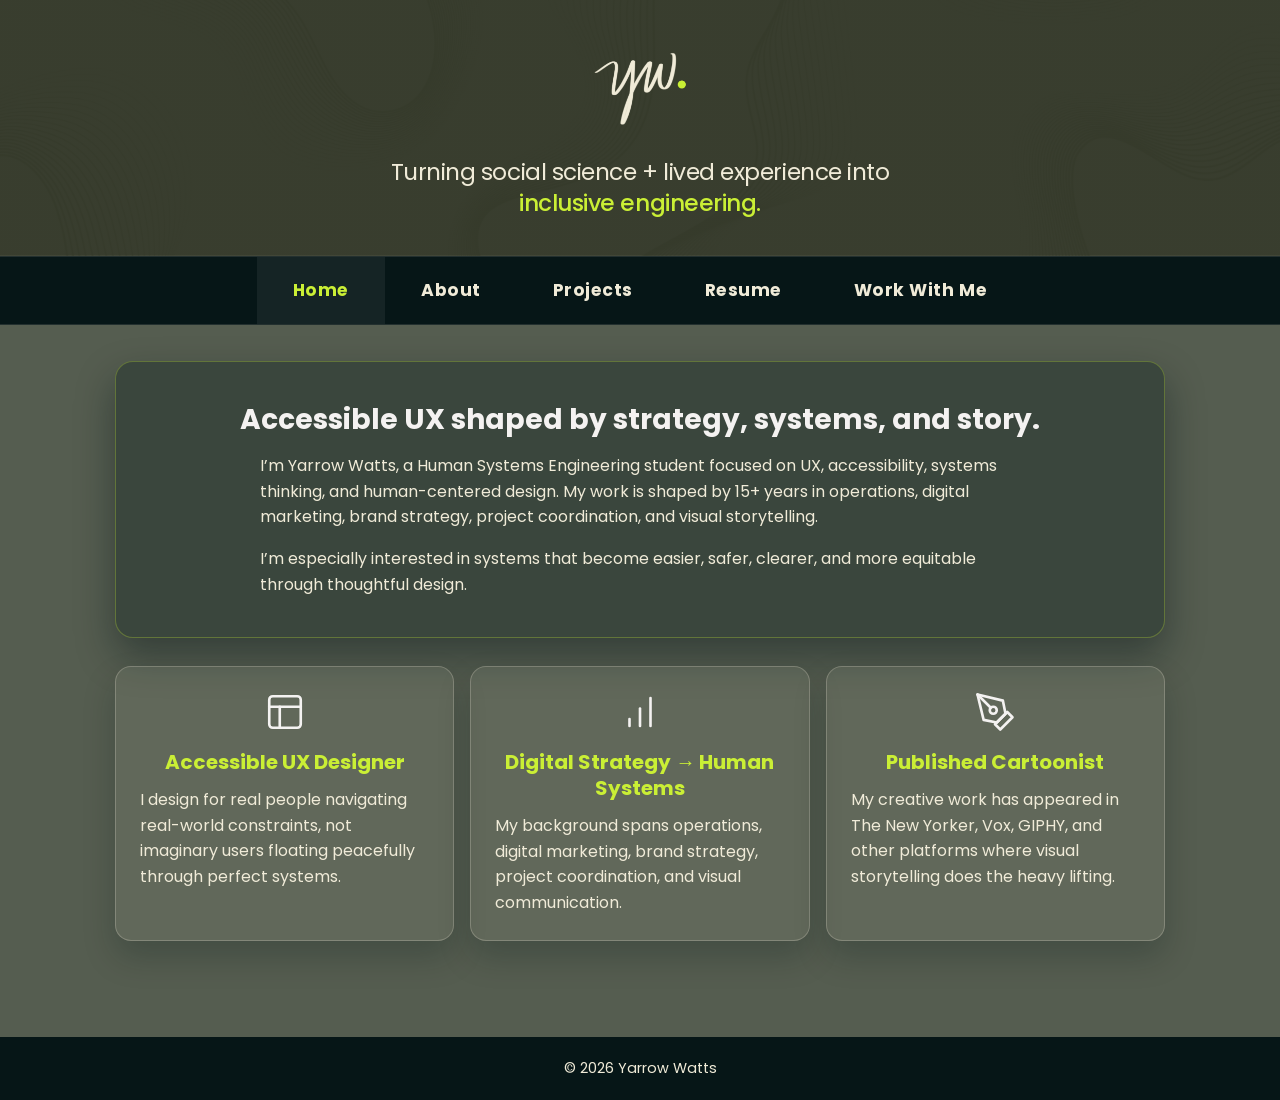
<file: index.html>
<!DOCTYPE html>
<html lang="en">

<head>
  <meta charset="UTF-8">
  <meta name="viewport" content="width=device-width, initial-scale=1.0">
  <title>Home | Yarrow Watts</title>

  <link rel="preconnect" href="https://fonts.googleapis.com">
  <link rel="preconnect" href="https://fonts.gstatic.com" crossorigin>
  <link href="https://fonts.googleapis.com/css2?family=Poppins:wght@300;400;500;600;700&display=swap" rel="stylesheet">

  <link rel="stylesheet" href="styles.css">
</head>

<body>

  <header class="site-header">
    <img src="images/yw-logo.png" alt="YW monogram logo" class="logo">

    <h1>Turning social science + lived experience into</h1>
    <p class="tagline-accent">inclusive engineering.</p>
  </header>

  <nav>
    <ul>
      <li><a href="index.html" aria-current="page">Home</a></li>
      <li><a href="about.html">About</a></li>
      <li><a href="projects.html">Projects</a></li>
      <li><a href="resume.html">Resume</a></li>
      <li><a href="contact.html">Work With Me</a></li>
    </ul>
  </nav>

  <main>

    <section class="herocard">
      <h2>Accessible UX shaped by strategy, systems, and story.</h2>

      <p>
        I’m Yarrow Watts, a Human Systems Engineering student focused on UX,
        accessibility, systems thinking, and human-centered design. My work is
        shaped by 15+ years in operations, digital marketing, brand strategy,
        project coordination, and visual storytelling.
      </p>

      <p>
        I’m especially interested in systems that become easier, safer, clearer,
        and more equitable through thoughtful design.
      </p>
    </section>

    <section class="identity-strip">

      <section class="identity-item">
        <img src="images/icons/layout.svg" alt="Layout icon" class="icon">
        <h3>Accessible UX Designer</h3>

        <p>
          I design for real people navigating real-world constraints, not imaginary
          users floating peacefully through perfect systems.
        </p>
      </section>

      <section class="identity-item">
        <img src="images/icons/bar-chart.svg" alt="Bar chart icon" class="icon">
        <h3>Digital Strategy → Human Systems</h3>

        <p>
          My background spans operations, digital marketing, brand strategy,
          project coordination, and visual communication.
        </p>
      </section>

      <section class="identity-item">
        <img src="images/icons/pen-tool.svg" alt="Pen tool icon" class="icon">
        <h3>Published Cartoonist</h3>

        <p>
          My creative work has appeared in The New Yorker, Vox, GIPHY, and other
          platforms where visual storytelling does the heavy lifting.
        </p>
      </section>

    </section>

  </main>

  <footer>
    <p>&copy; 2026 Yarrow Watts</p>
  </footer>

</body>

</html>
</file>
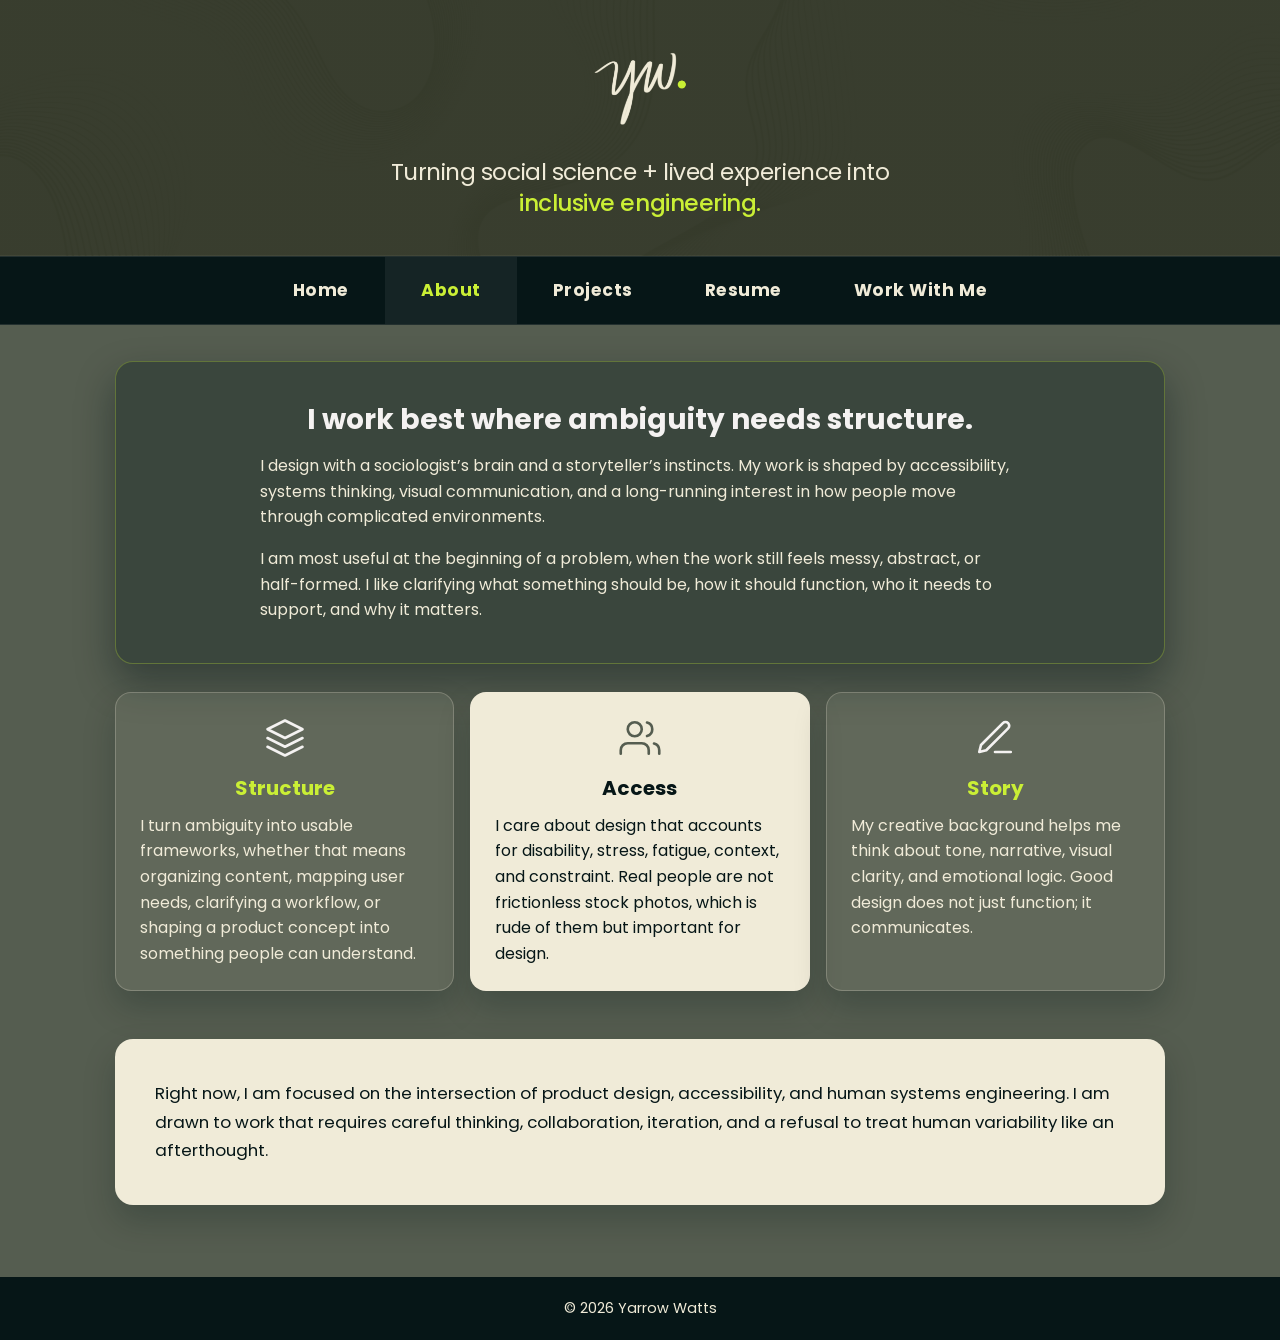
<file: about.html>
<!DOCTYPE html>
<html lang="en">
<head>
  <meta charset="UTF-8">
  <meta name="viewport" content="width=device-width, initial-scale=1.0">
  <title>About | Yarrow Watts</title>

  <link rel="preconnect" href="https://fonts.googleapis.com">
  <link rel="preconnect" href="https://fonts.gstatic.com" crossorigin>
  <link href="https://fonts.googleapis.com/css2?family=Poppins:wght@300;400;500;600;700&display=swap" rel="stylesheet">

  <link rel="stylesheet" href="styles.css">
</head>

<body>

  <header class="site-header">
    <img src="images/yw-logo.png" alt="YW monogram logo" class="logo">

    <h1>Turning social science + lived experience into</h1>
    <p class="tagline-accent">inclusive engineering.</p>
  </header>

  <nav>
    <ul>
      <li><a href="index.html">Home</a></li>
      <li><a href="about.html" aria-current="page">About</a></li>
      <li><a href="projects.html">Projects</a></li>
      <li><a href="resume.html">Resume</a></li>
      <li><a href="contact.html">Work With Me</a></li>
    </ul>
  </nav>

  <main>

    <section class="herocard">
      <h2>I work best where ambiguity needs structure.</h2>

      <p>
        I design with a sociologist’s brain and a storyteller’s instincts. My work
        is shaped by accessibility, systems thinking, visual communication, and a
        long-running interest in how people move through complicated environments.
      </p>

      <p>
        I am most useful at the beginning of a problem, when the work still feels
        messy, abstract, or half-formed. I like clarifying what something should be,
        how it should function, who it needs to support, and why it matters.
      </p>
    </section>

    <section class="card-grid">

      <section class="card">
        <img src="images/icons/layers.svg" alt="Layers icon" class="icon">
        <h3>Structure</h3>

        <p>
          I turn ambiguity into usable frameworks, whether that means organizing
          content, mapping user needs, clarifying a workflow, or shaping a product
          concept into something people can understand.
        </p>
      </section>

      <section class="card cream-card">
        <img src="images/icons/users-dark.svg" alt="Users icon" class="icon">
        <h3>Access</h3>

        <p>
          I care about design that accounts for disability, stress, fatigue,
          context, and constraint. Real people are not frictionless stock photos,
          which is rude of them but important for design.
        </p>
      </section>

      <section class="card">
        <img src="images/icons/edit.svg" alt="Edit icon" class="icon">
        <h3>Story</h3>

        <p>
          My creative background helps me think about tone, narrative, visual
          clarity, and emotional logic. Good design does not just function; it
          communicates.
        </p>
      </section>

    </section>

    <section class="cream-band">
      <p class="statement">
        Right now, I am focused on the intersection of product design,
        accessibility, and human systems engineering. I am drawn to
        work that requires careful thinking, collaboration, iteration, and a
        refusal to treat human variability like an afterthought.
      </p>
    </section>

  </main>

  <footer>
    <p>&copy; 2026 Yarrow Watts</p>
  </footer>

</body>
</html>
</file>
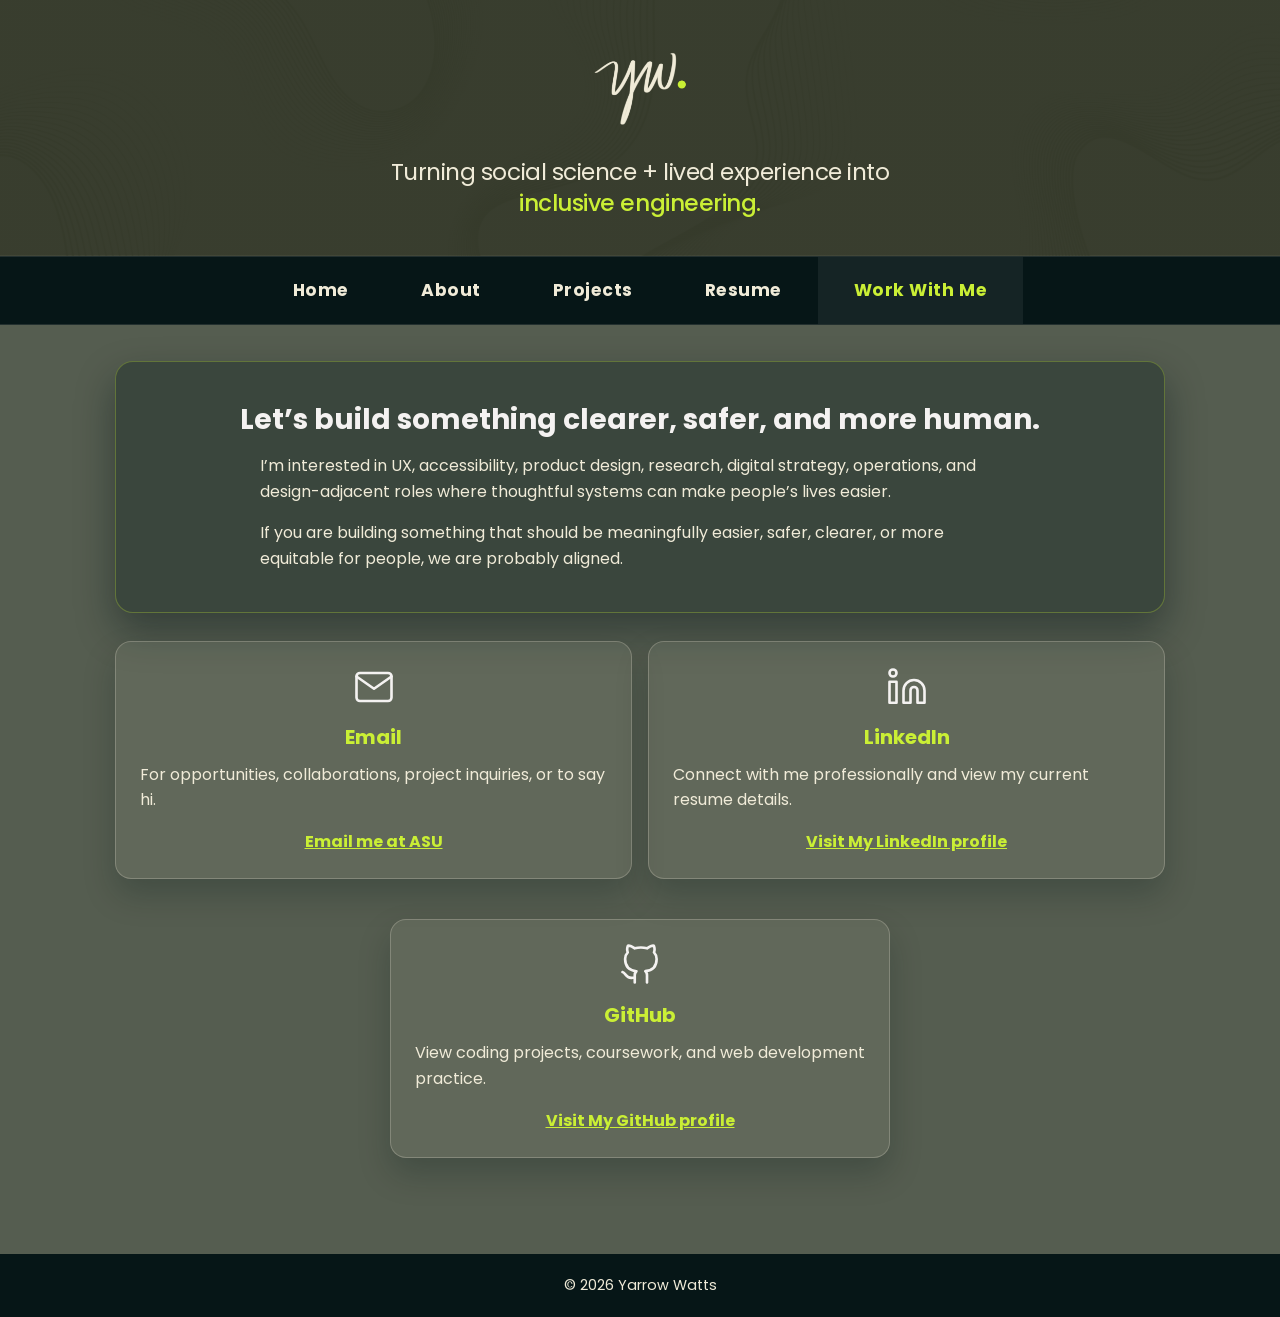
<file: contact.html>
<!DOCTYPE html>
<html lang="en">

<head>
  <meta charset="UTF-8">
  <meta name="viewport" content="width=device-width, initial-scale=1.0">
  <title>Work With Me | Yarrow Watts</title>

  <link rel="preconnect" href="https://fonts.googleapis.com">
  <link rel="preconnect" href="https://fonts.gstatic.com" crossorigin>
  <link href="https://fonts.googleapis.com/css2?family=Poppins:wght@300;400;500;600;700&display=swap" rel="stylesheet">

  <link rel="stylesheet" href="styles.css">
</head>

<body>

  <header class="site-header">
    <img src="images/yw-logo.png" alt="YW monogram logo" class="logo">

    <h1>Turning social science + lived experience into</h1>
    <p class="tagline-accent">inclusive engineering.</p>
  </header>

  <nav>
    <ul>
      <li><a href="index.html">Home</a></li>
      <li><a href="about.html">About</a></li>
      <li><a href="projects.html">Projects</a></li>
      <li><a href="resume.html">Resume</a></li>
      <li><a href="contact.html" aria-current="page">Work With Me</a></li>
    </ul>
  </nav>

  <main>

    <section class="herocard">
      <h2>Let’s build something clearer, safer, and more human.</h2>

      <p>
        I’m interested in UX, accessibility, product design, research, digital
        strategy, operations, and design-adjacent roles where thoughtful systems
        can make people’s lives easier.
      </p>

      <p>
        If you are building something that should be meaningfully easier, safer,
        clearer, or more equitable for people, we are probably aligned.
      </p>
    </section>

    <section class="contact-grid">

      <section class="contact-card">
        <img src="images/icons/mail.svg" alt="Mail icon" class="icon">
        <h3>Email</h3>

        <p>
          For opportunities, collaborations, project inquiries, or to say hi.
        </p>

        <a href="mailto:yvwatts@asu.edu">Email me at ASU</a>
      </section>

      <section class="contact-card">
        <img src="images/icons/linkedin.svg" alt="LinkedIn icon" class="icon">
        <h3>LinkedIn</h3>

        <p>
          Connect with me professionally and view my current resume details.
        </p>

        <a href="https://www.linkedin.com/in/yarrowwatts">Visit My LinkedIn profile</a>
      </section>

      <section class="contact-card centered-card">
        <img src="images/icons/github.svg" alt="GitHub icon" class="icon">
        <h3>GitHub</h3>

        <p>
          View coding projects, coursework, and web development practice.
        </p>

        <a href="https://github.com/yarrowwatts">Visit My GitHub profile</a>
      </section>

    </section>

  </main>

  <footer>
    <p>&copy; 2026 Yarrow Watts</p>
  </footer>

</body>

</html>
</file>
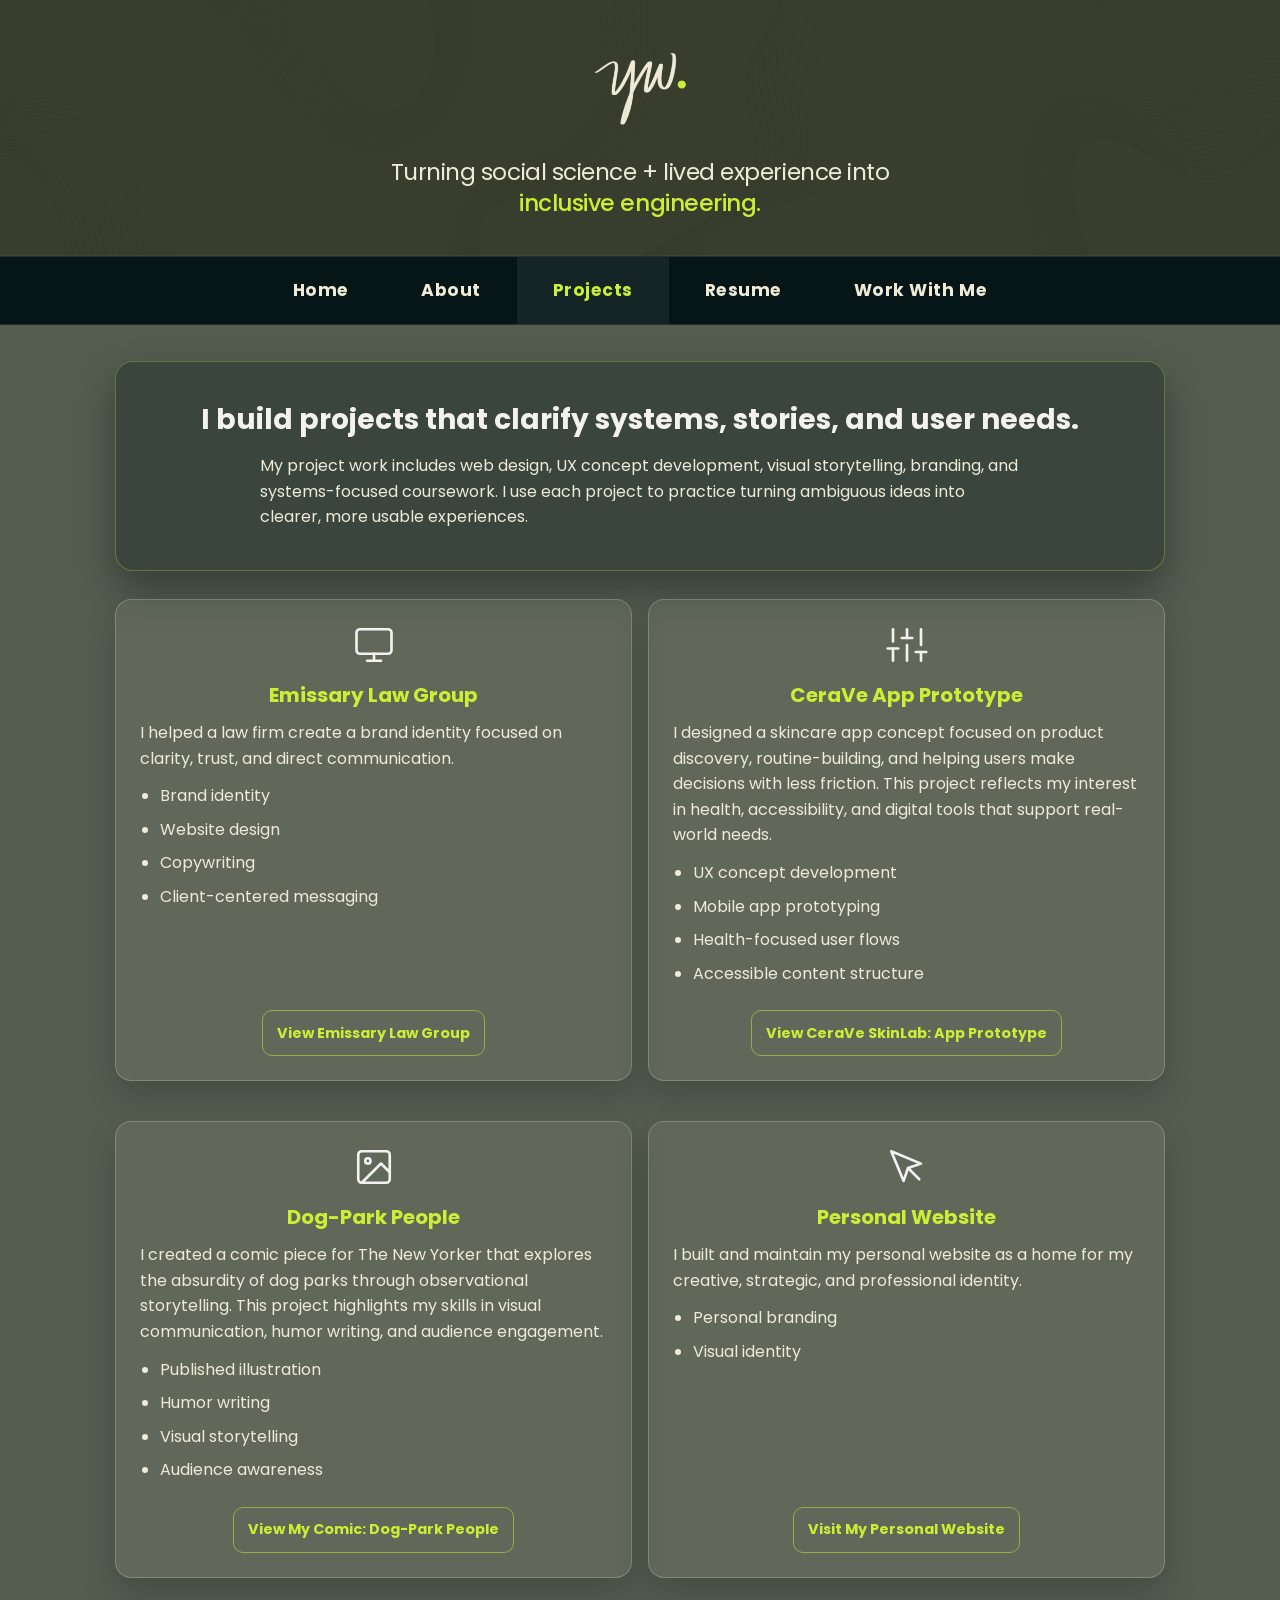
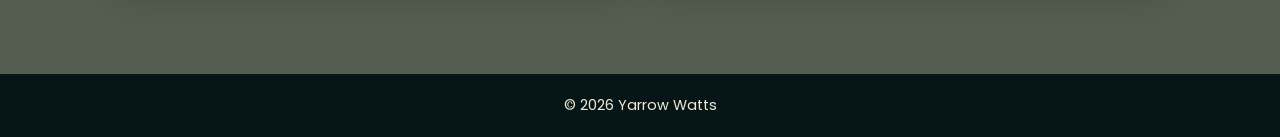
<file: projects.html>
<!DOCTYPE html>
<html lang="en">
<head>
  <meta charset="UTF-8">
  <meta name="viewport" content="width=device-width, initial-scale=1.0">
  <title>Projects | Yarrow Watts</title>

  <link rel="preconnect" href="https://fonts.googleapis.com">
  <link rel="preconnect" href="https://fonts.gstatic.com" crossorigin>
  <link href="https://fonts.googleapis.com/css2?family=Poppins:wght@300;400;500;600;700&display=swap" rel="stylesheet">

  <link rel="stylesheet" href="styles.css">
</head>

<body>

  <header class="site-header">
    <img src="images/yw-logo.png" alt="YW monogram logo" class="logo">

    <h1>Turning social science + lived experience into</h1>
    <p class="tagline-accent">inclusive engineering.</p>
  </header>

  <nav>
    <ul>
      <li><a href="index.html">Home</a></li>
      <li><a href="about.html">About</a></li>
      <li><a href="projects.html" aria-current="page">Projects</a></li>
      <li><a href="resume.html">Resume</a></li>
      <li><a href="contact.html">Work With Me</a></li>
    </ul>
  </nav>

  <main>

    <section class="herocard">
      <h2>I build projects that clarify systems, stories, and user needs.</h2>

      <p>
        My project work includes web design, UX concept development, visual
        storytelling, branding, and systems-focused coursework. I use each project
        to practice turning ambiguous ideas into clearer, more usable experiences.
      </p>
    </section>

    <section class="project-list">

      <section class="project-card">
      <img src="images/icons/monitor.svg" alt="Monitor icon" class="icon">
        <h3>Emissary Law Group</h3>

        <p>
         I helped a law firm create a brand identity focused on clarity,
trust, and direct communication.
        </p>

        <ul>
          <li>Brand identity</li>
          <li>Website design</li>
          <li>Copywriting</li>
          <li>Client-centered messaging</li>
        </ul>

        <div class="project-links">
          <a href="https://www.emissarylaw.com/">View Emissary Law Group</a>
        </div>
      </section>

      <section class="project-card" id="cerave-prototype">
        <img src="images/icons/sliders.svg" alt="Sliders icon" class="icon">
        <h3>CeraVe  App Prototype</h3>

        <p>
          I designed a skincare app concept focused on product discovery,
          routine-building, and helping users make decisions with less friction.
          This project reflects my interest in health, accessibility, and digital
          tools that support real-world needs.
        </p>

        <ul>
          <li>UX concept development</li>
          <li>Mobile app prototyping</li>
          <li>Health-focused user flows</li>
          <li>Accessible content structure</li>
        </ul>

        <div class="project-links">
          <a href="https://ywatts-ceraveskinlab.figma.site/">View CeraVe SkinLab: App Prototype</a>
        </div>
      </section>


      <section class="project-card">
        <img src="images/icons/image.svg" alt="Image icon" class="icon">
        <h3>Dog-Park People</h3>

        <p>
          I created a comic piece for The New Yorker that explores the absurdity of dog parks through observational storytelling. This project highlights my skills in visual communication, humor writing, and audience engagement.</p>

        <ul>
          <li>Published illustration</li>
          <li>Humor writing</li>
          <li>Visual storytelling</li>
          <li>Audience awareness</li>
        </ul>

        <div class="project-links">
          <a href="https://www.newyorker.com/humor/daily-shouts/dog-park-people">View My Comic: Dog-Park People</a>
        </div>
      </section>

      <section class="project-card">
        <img src="images/icons/mouse-pointer.svg" alt="Mouse pointer icon" class="icon">
        <h3>Personal Website</h3>

        <p>
          I built and maintain my personal website as a home for my creative,
          strategic, and professional identity. 
        </p>

        <ul>
          <li>Personal branding</li>
          <li>Visual identity</li>
        </ul>

        <div class="project-links">
          <a href="https://www.yarrowwatts.com/">Visit My Personal Website</a>
        </div>
      </section>

    </section>

  </main>

  <footer>
    <p>&copy; 2026 Yarrow Watts</p>
  </footer>

</body>
</html>
</file>
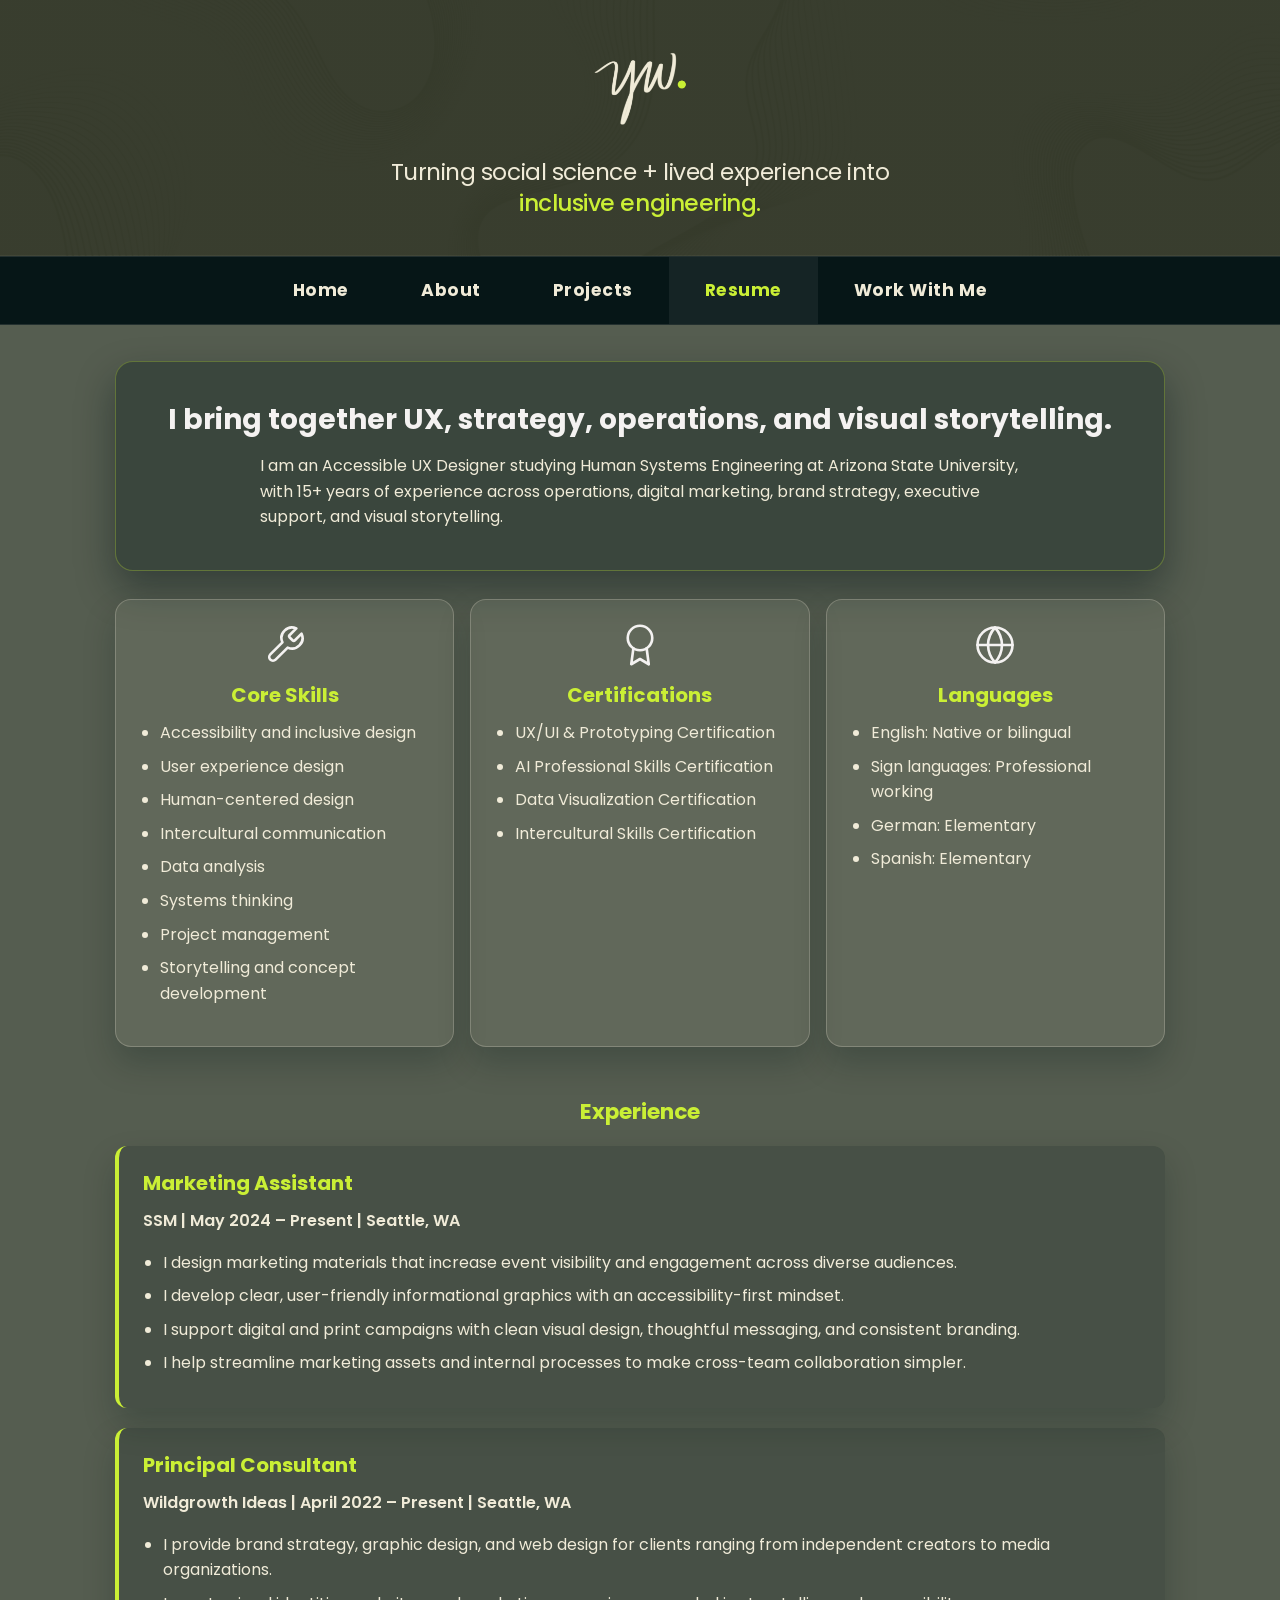
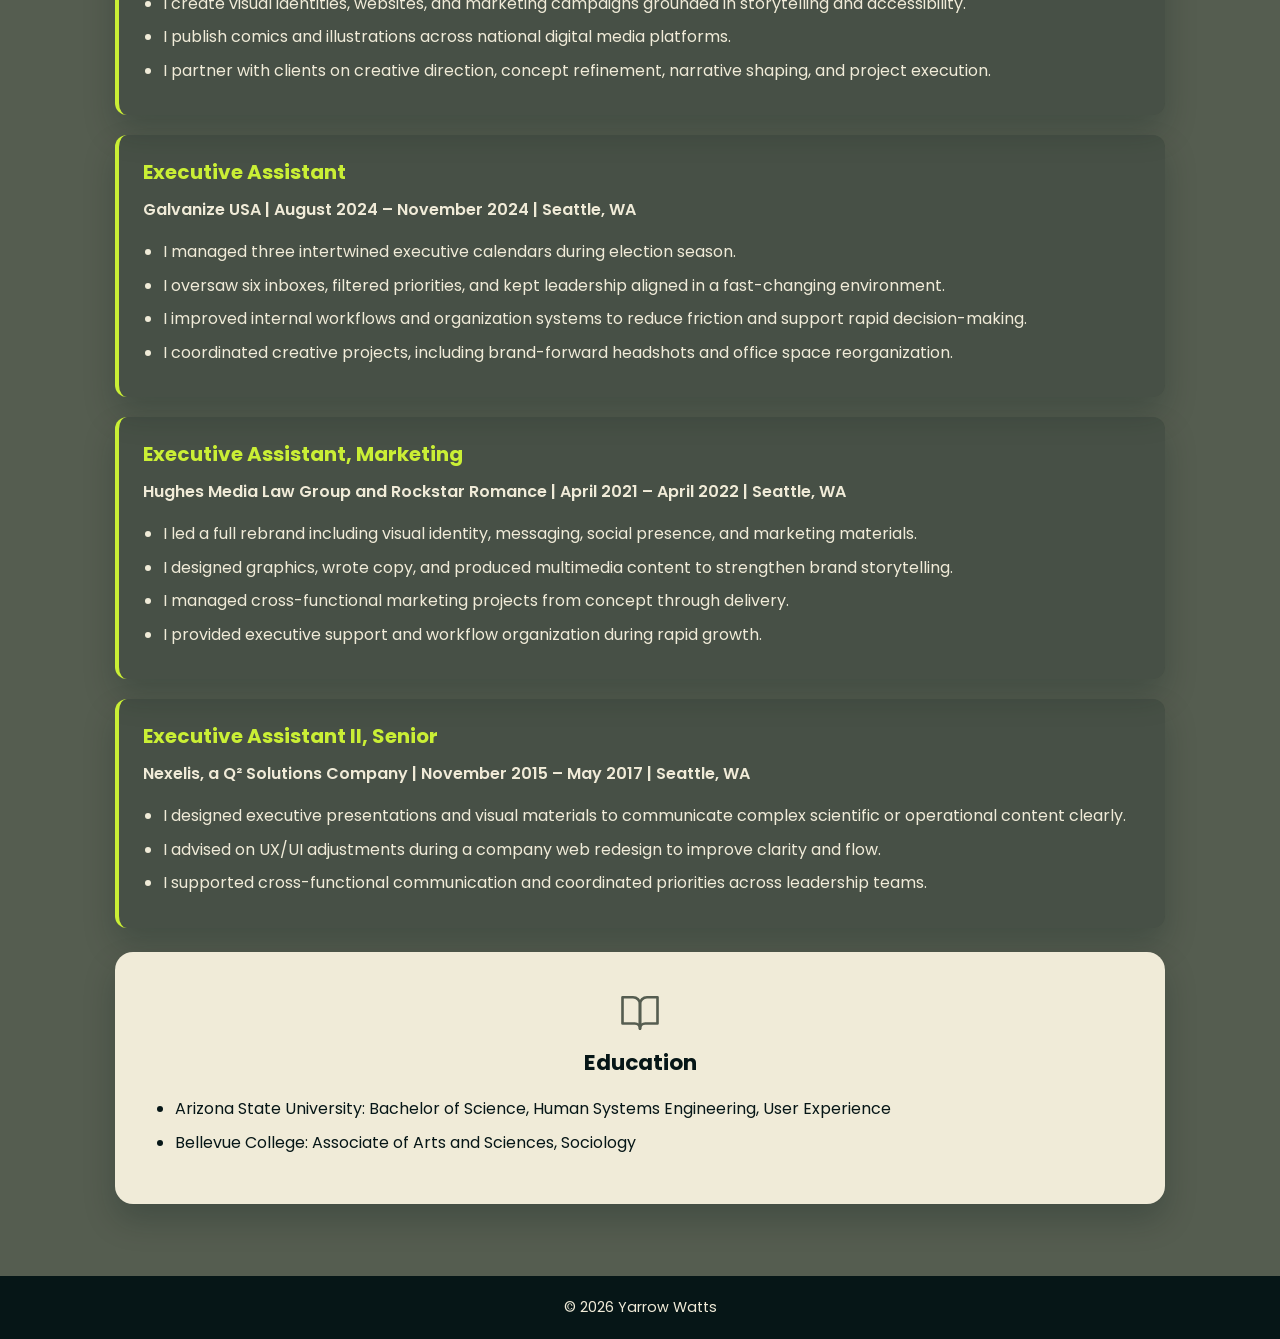
<file: resume.html>
<!DOCTYPE html>
<html lang="en">
<head>
  <meta charset="UTF-8">
  <meta name="viewport" content="width=device-width, initial-scale=1.0">
  <title>Resume | Yarrow Watts</title>

  <link rel="preconnect" href="https://fonts.googleapis.com">
  <link rel="preconnect" href="https://fonts.gstatic.com" crossorigin>
  <link href="https://fonts.googleapis.com/css2?family=Poppins:wght@300;400;500;600;700&display=swap" rel="stylesheet">

  <link rel="stylesheet" href="styles.css">
</head>

<body>

  <header class="site-header">
    <img src="images/yw-logo.png" alt="YW monogram logo" class="logo">

    <h1>Turning social science + lived experience into</h1>
    <p class="tagline-accent">inclusive engineering.</p>
  </header>

  <nav>
    <ul>
      <li><a href="index.html">Home</a></li>
      <li><a href="about.html">About</a></li>
      <li><a href="projects.html">Projects</a></li>
      <li><a href="resume.html" aria-current="page">Resume</a></li>
      <li><a href="contact.html">Work With Me</a></li>
    </ul>
  </nav>

  <main>

    <section class="herocard">
      <h2>I bring together UX, strategy, operations, and visual storytelling.</h2>

      <p>
        I am an Accessible UX Designer studying Human Systems Engineering at
        Arizona State University, with 15+ years of experience across operations,
        digital marketing, brand strategy, executive support, and visual
        storytelling.
      </p>
    </section>

    <section class="resume-grid">

      <section class="card">
        <img src="images/icons/tool.svg" alt="Tool icon" class="icon">
        <h3>Core Skills</h3>

        <ul>
          <li>Accessibility and inclusive design</li>
          <li>User experience design</li>
          <li>Human-centered design</li>
          <li>Intercultural communication</li>
          <li>Data analysis</li>
          <li>Systems thinking</li>
          <li>Project management</li>
          <li>Storytelling and concept development</li>
        </ul>
      </section>

      <section class="card">
        <img src="images/icons/award.svg" alt="Award icon" class="icon">
        <h3>Certifications</h3>

        <ul>
          <li>UX/UI &amp; Prototyping Certification</li>
          <li>AI Professional Skills Certification</li>
          <li>Data Visualization Certification</li>
          <li>Intercultural Skills Certification</li>
        </ul>
      </section>

      <section class="card">
        <img src="images/icons/globe.svg" alt="Globe icon" class="icon">
        <h3>Languages</h3>

        <ul>
          <li>English: Native or bilingual</li>
          <li>Sign languages: Professional working</li>
          <li>German: Elementary</li>
          <li>Spanish: Elementary</li>
        </ul>
      </section>

    </section>

    <section class="resume-section">
      <p class="section-label">Experience</p>

      <section class="resume-item">
        <h3>Marketing Assistant</h3>
        <p class="resume-meta">SSM | May 2024 – Present | Seattle, WA</p>

        <ul>
          <li>I design marketing materials that increase event visibility and engagement across diverse audiences.</li>
          <li>I develop clear, user-friendly informational graphics with an accessibility-first mindset.</li>
          <li>I support digital and print campaigns with clean visual design, thoughtful messaging, and consistent branding.</li>
          <li>I help streamline marketing assets and internal processes to make cross-team collaboration simpler.</li>
        </ul>
      </section>

      <section class="resume-item">
        <h3>Principal Consultant</h3>
        <p class="resume-meta">Wildgrowth Ideas | April 2022 – Present | Seattle, WA</p>

        <ul>
          <li>I provide brand strategy, graphic design, and web design for clients ranging from independent creators to media organizations.</li>
          <li>I create visual identities, websites, and marketing campaigns grounded in storytelling and accessibility.</li>
          <li>I publish comics and illustrations across national digital media platforms.</li>
          <li>I partner with clients on creative direction, concept refinement, narrative shaping, and project execution.</li>
        </ul>
      </section>

      <section class="resume-item">
        <h3>Executive Assistant</h3>
        <p class="resume-meta">Galvanize USA | August 2024 – November 2024 | Seattle, WA</p>

        <ul>
          <li>I managed three intertwined executive calendars during election season.</li>
          <li>I oversaw six inboxes, filtered priorities, and kept leadership aligned in a fast-changing environment.</li>
          <li>I improved internal workflows and organization systems to reduce friction and support rapid decision-making.</li>
          <li>I coordinated creative projects, including brand-forward headshots and office space reorganization.</li>
        </ul>
      </section>

      <section class="resume-item">
        <h3>Executive Assistant, Marketing</h3>
        <p class="resume-meta">Hughes Media Law Group and Rockstar Romance | April 2021 – April 2022 | Seattle, WA</p>

        <ul>
          <li>I led a full rebrand including visual identity, messaging, social presence, and marketing materials.</li>
          <li>I designed graphics, wrote copy, and produced multimedia content to strengthen brand storytelling.</li>
          <li>I managed cross-functional marketing projects from concept through delivery.</li>
          <li>I provided executive support and workflow organization during rapid growth.</li>
        </ul>
      </section>

      <section class="resume-item">
        <h3>Executive Assistant II, Senior</h3>
        <p class="resume-meta">Nexelis, a Q² Solutions Company | November 2015 – May 2017 | Seattle, WA</p>

        <ul>
          <li>I designed executive presentations and visual materials to communicate complex scientific or operational content clearly.</li>
          <li>I advised on UX/UI adjustments during a company web redesign to improve clarity and flow.</li>
          <li>I supported cross-functional communication and coordinated priorities across leadership teams.</li>
        </ul>
      </section>

    </section>

    <section class="cream-band">
      <img src="images/icons/bookopen-dark.svg" alt="Open book icon" class="icon">

      <p class="section-label dark-label">Education</p>

      <ul class="simple-list">
        <li>Arizona State University: Bachelor of Science, Human Systems Engineering, User Experience</li>
        <li>Bellevue College: Associate of Arts and Sciences, Sociology</li>
      </ul>
    </section>

  </main>

  <footer>
    <p>&copy; 2026 Yarrow Watts</p>
  </footer>

</body>
</html>
</file>
<file: styles.css>
/* Global Styles */

:root {
  --sand: #d7c1a7;
  --near-black: #061617;
  --gold: #bd8748;
  --clay: #98563f;
  --muted-gold: #ac8d5b;
  --olive: #81815f;
  --deep-olive: #555d50;
  --charcoal: #2b2c30;
  --soft-white: #f4f2f1;
  --black: #000000;
  --acid-green: #caef35;
  --cream: #f0ebd8;

  --main-font: "Poppins", Arial, Helvetica, sans-serif;
  --soft-shadow: rgba(6, 22, 23, 0.22);
}

* {
  box-sizing: border-box;
}

body {
  margin: 0;
  min-height: 100vh;
  display: grid;
  grid-template-rows: auto auto 1fr auto;
  font-family: var(--main-font);
  background-color: var(--deep-olive);
  color: var(--cream);
  line-height: 1.6;
}

img {
  max-width: 100%;
}

a {
  color: var(--acid-green);
  overflow-wrap: break-word;
}

ul {
  margin-top: 0.75rem;
  padding-left: 1.25rem;
  text-align: left;
}

li {
  margin-bottom: 0.5rem;
}

/* Header */

.site-header {
  min-height: 185px;
  padding: 2rem 1.5rem;
  background:
    linear-gradient(rgba(48, 53, 38, 0.86), rgba(48, 53, 38, 0.86)),
    url("images/topo-background.png");
  background-size: cover;
  background-position: center;
  text-align: center;
  display: flex;
  flex-direction: column;
  align-items: center;
  justify-content: center;
}

.logo {
  width: 92px;
  margin-bottom: 1rem;
}

.site-header h1 {
  max-width: 720px;
  margin: 0;
  color: var(--cream);
  font-size: 1.25rem;
  line-height: 1.35;
  font-weight: 400;
  letter-spacing: -0.02em;
}

.tagline-accent {
  max-width: 720px;
  margin: 0;
  color: var(--acid-green);
  font-size: 1.25rem;
  line-height: 1.35;
  font-weight: 500;
  letter-spacing: -0.02em;
  text-align: center;
}

/* Navigation */

nav {
  background-color: var(--near-black);
  border-top: 1px solid rgba(240, 235, 216, 0.12);
  border-bottom: 1px solid rgba(240, 235, 216, 0.12);
}

nav ul {
  display: flex;
  flex-direction: column;
  list-style: none;
  margin: 0;
  padding: 0;
}

nav li {
  margin: 0;
}

nav a {
  display: block;
  padding: 1.15rem;
  color: var(--cream);
  text-align: center;
  text-decoration: none;
  font-size: 1.05rem;
  font-weight: 700;
  letter-spacing: 0.03em;
}

nav a:hover,
nav a[aria-current="page"] {
  color: var(--acid-green);
  background-color: rgba(255, 255, 255, 0.06);
}

/* Main Layout */

main {
  width: 90%;
  max-width: 1050px;
  margin: 2rem auto 3rem;
}

section {
  margin-bottom: 1.5rem;
}

/* Typography */

h2 {
  margin-top: 0;
  margin-bottom: 1rem;
  color: var(--soft-white);
  font-size: 1.75rem;
  line-height: 1.25;
  font-weight: 700;
  text-align: center;
}

h3 {
  margin-top: 0;
  margin-bottom: 0.75rem;
  color: var(--acid-green);
  font-size: 1.25rem;
  line-height: 1.3;
  font-weight: 700;
  text-align: center;
}

p {
  margin-top: 0;
  font-size: 1rem;
  font-weight: 400;
  text-align: left;
}

.statement {
  margin-bottom: 0;
  font-size: 1.05rem;
  line-height: 1.7;
}

/* Icons */

.icon {
  display: block;
  width: 42px;
  height: 42px;
  margin: 0 auto 1rem;
}

/* Hero Card */

.herocard {
  width: 100%;
  margin: 0 auto 1.75rem;
  padding: 2rem;
  background-color: rgba(6, 22, 23, 0.32);
  border: 1px solid rgba(202, 239, 53, 0.28);
  border-radius: 18px;
  box-shadow: 0 18px 38px rgba(6, 22, 23, 0.42);
}

.herocard h2 {
  color: var(--soft-white);
}

.herocard p {
  max-width: 760px;
  margin-left: auto;
  margin-right: auto;
}

.herocard p:last-child {
  margin-bottom: 0;
}

/* Grid Sections */

.identity-strip,
.card-grid,
.resume-grid,
.contact-grid,
.project-list {
  width: 100%;
  display: grid;
  grid-template-columns: 1fr;
  gap: 1rem;
  margin-bottom: 1.5rem;
}

/* Cards */

.identity-item,
.card,
.project-card,
.contact-card {
  padding: 1.5rem;
  background-color: rgba(240, 235, 216, 0.08);
  border: 1px solid rgba(240, 235, 216, 0.24);
  border-radius: 16px;
  box-shadow: 0 16px 32px var(--soft-shadow);
}

.identity-item p,
.card p,
.project-card p,
.contact-card p {
  margin-bottom: 0;
}

.cream-card {
  background-color: var(--cream);
  color: var(--near-black);
}

.cream-card h3,
.cream-card p,
.cream-card li {
  color: var(--near-black);
}

/* Cream Band */

.cream-band {
  width: 100%;
  padding: 2rem;
  background-color: var(--cream);
  color: var(--near-black);
  border-radius: 18px;
  box-shadow: 0 16px 32px var(--soft-shadow);
}

.cream-band p,
.cream-band li {
  color: var(--near-black);
}

.cream-band a {
  color: var(--near-black);
  font-weight: 700;
}

.cream-band .icon {
  margin-bottom: 0.75rem;
}

/* Project Page */

.project-card {
  display: flex;
  flex-direction: column;
}

.project-card ul {
  margin-bottom: 1rem;
}

.project-links {
  display: flex;
  flex-wrap: wrap;
  justify-content: center;
  gap: 0.75rem;
  margin-top: auto;
}

.project-links a {
  display: inline-block;
  padding: 0.65rem 0.85rem;
  border: 1px solid rgba(202, 239, 53, 0.5);
  border-radius: 10px;
  color: var(--acid-green);
  text-decoration: none;
  font-size: 0.9rem;
  font-weight: 700;
}

.project-links a:hover {
  background-color: rgba(0, 0, 0, 0.12);
}

/* Resume Page */

.resume-section {
  width: 100%;
  margin-left: auto;
  margin-right: auto;
}

.section-label {
  margin-bottom: 1rem;
  color: var(--acid-green);
  font-size: 1.35rem;
  font-weight: 700;
  text-align: center;
}

.dark-label {
  color: var(--near-black);
}

.resume-item {
  width: 100%;
  padding: 1.5rem;
  margin-bottom: 1.25rem;
  background-color: rgba(6, 22, 23, 0.18);
  border-left: 4px solid var(--acid-green);
  border-radius: 12px;
  box-shadow: 0 16px 32px var(--soft-shadow);
}

.resume-item h3 {
  text-align: left;
}

.resume-meta {
  color: var(--cream);
  font-weight: 600;
  margin-bottom: 1rem;
}

.resume-item ul {
  margin-bottom: 0;
}

.simple-list {
  margin-bottom: 0;
}

/* Contact Page */

.contact-card {
  text-align: center;
}

.contact-card p {
  margin-bottom: 1rem;
}

.contact-card a {
  font-weight: 700;
}

.centered-card {
  justify-self: center;
  width: 100%;
}

/* Footer */

footer {
  background-color: var(--near-black);
  color: var(--cream);
  text-align: center;
  padding: 1.25rem;
  font-family: var(--main-font);
}

footer p {
  margin: 0;
  font-family: var(--main-font);
  font-size: 0.9rem;
  font-weight: 400;
  text-align: center;
}

/* Larger Screens */

@media screen and (min-width: 700px) {
  .site-header {
    min-height: 175px;
    padding: 2.25rem 5.5rem;
  }

  .logo {
    width: 105px;
    margin-bottom: 1rem;
  }

  .site-header h1,
  .tagline-accent {
    font-size: 1.45rem;
  }

  nav ul {
    flex-direction: row;
    justify-content: center;
  }

  nav a {
    padding: 1.25rem 2.25rem;
    font-size: 1.08rem;
  }

  main {
    width: 90%;
    max-width: 1050px;
    margin-top: 2.25rem;
  }

  .identity-strip,
  .card-grid,
  .resume-grid {
    grid-template-columns: repeat(3, 1fr);
  }

  .contact-grid,
  .project-list {
    grid-template-columns: repeat(2, 1fr);
  }

    .centered-card {
    grid-column: 1 / -1;
    max-width: 500px;
  }

  .herocard,
  .cream-band {
    padding: 2.5rem;
  }
}
</file>
